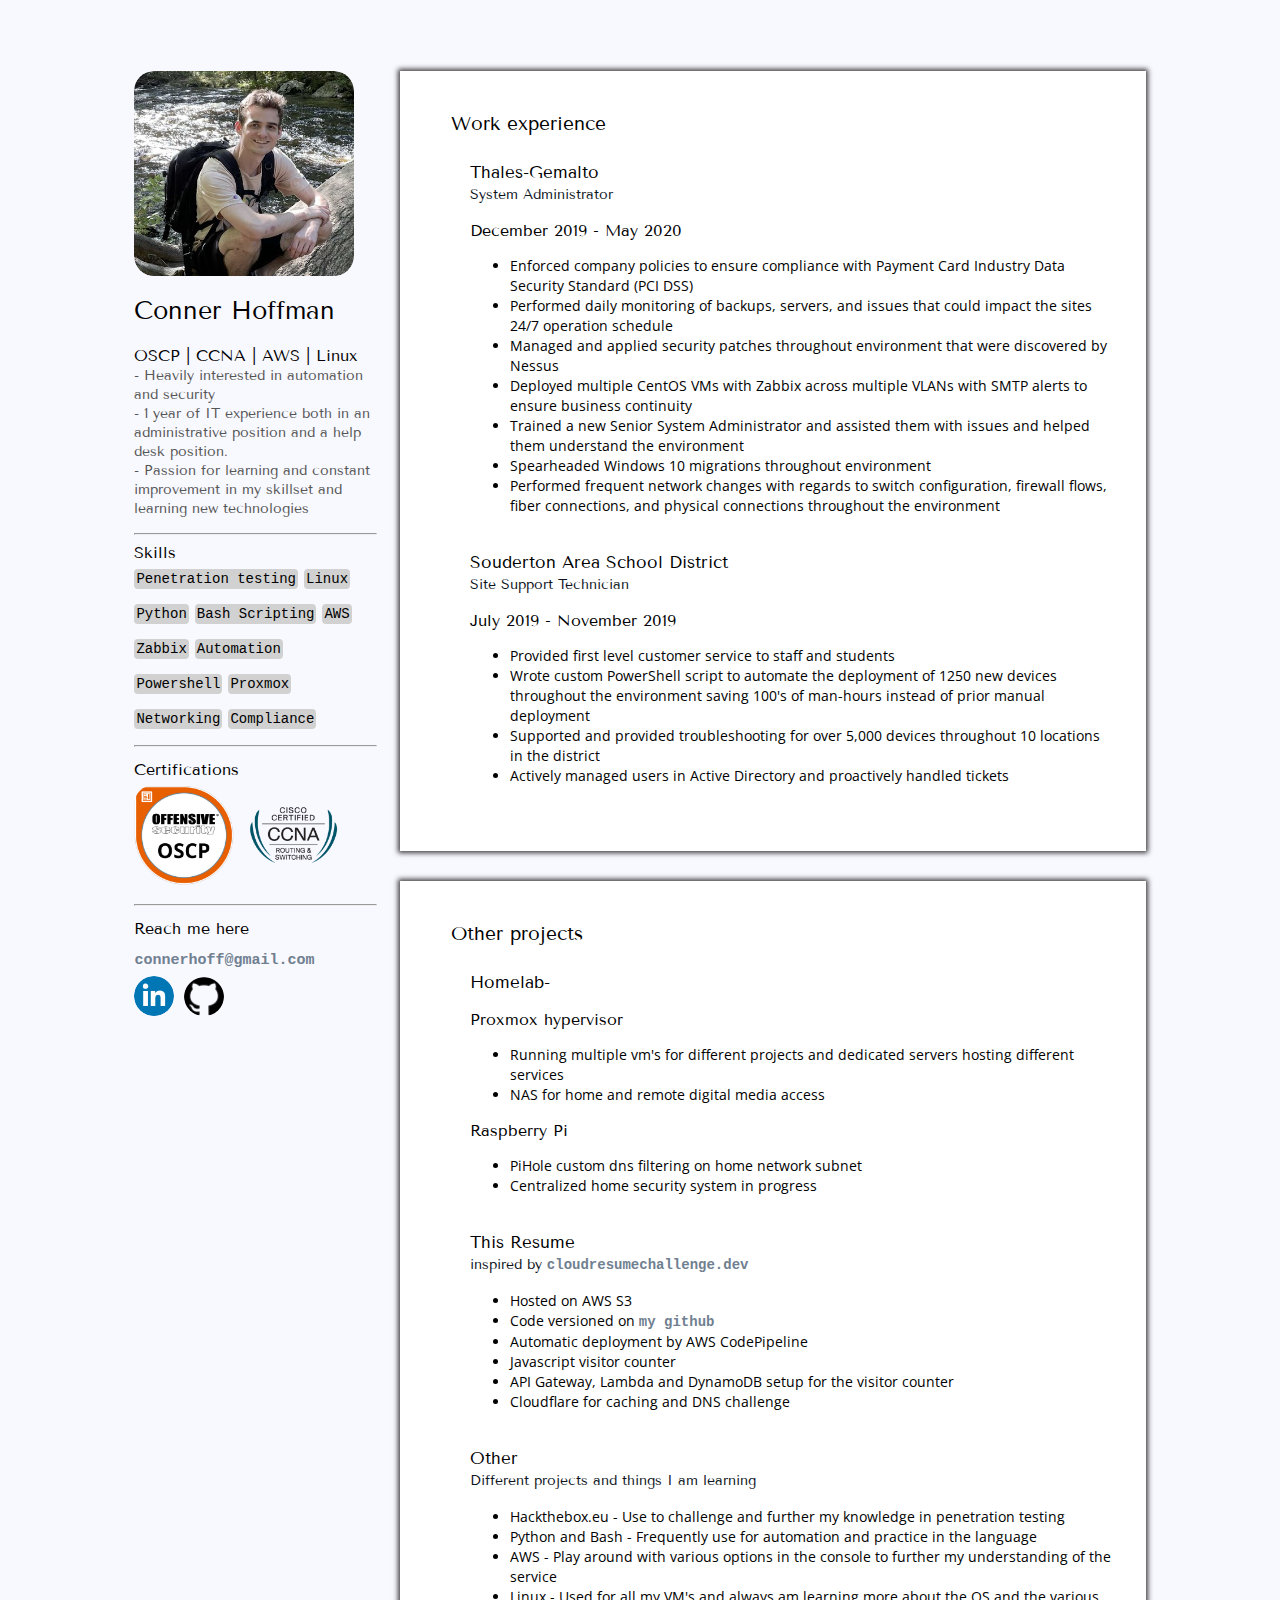
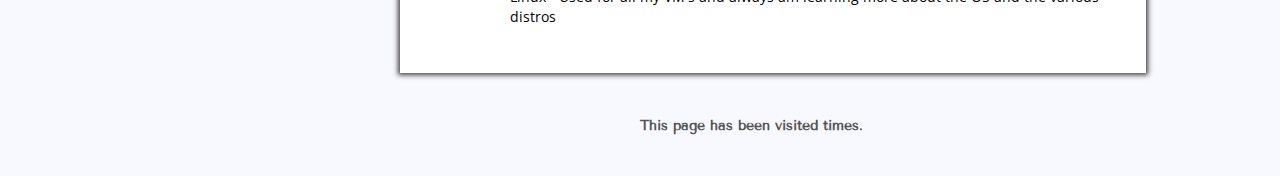
<file: index.html>
<!DOCTYPE html>
<html>

<head>
	<title>Conner Hoffman - Resume</title>
	<link rel="stylesheet" type="text/css" href="assets/css/style.css">
	<link rel="stylesheet" media="screen" href="https://fonts.googleapis.com/css2?family=Tenor+Sans&display=swap"
		type="text/css" />
	<link rel="stylesheet" href="https://fonts.googleapis.com/css2?family=Open+Sans:wght@300&display=swap"
		type="text/css" />
	<script src="https://ajax.googleapis.com/ajax/libs/jquery/3.5.1/jquery.min.js"></script>
</head>

<body>
	<div id="container">
		<div id="sidebar">
			<div id="image">
				<img id="profile-photo" src="assets/img/profile_picture.png" alt="Profile-Image">
			</div>
			<p id="name">Conner Hoffman<br></p>
			<p>OSCP | CCNA | AWS | Linux<br><span id="description">- Heavily interested in automation and security <br>- 1
					year of IT experience both in an administrative position and a help desk position.</br>- Passion for learning and constant
					improvement in my skillset and learning new technologies </span></p>
			<hr width="100%">
			<div id="skills">
				<p style="display:inline;">Skills</p><br>
				<p id="skill">Penetration testing</p>
				<p id="skill">Linux</p>
				<p id="skill">Python</p>
				<p id="skill">Bash Scripting</p>
				<p id="skill">AWS</p>
				<p id="skill">Zabbix</p>
				<p id="skill">Automation</p>
				<p id="skill">Powershell</p>
				<p id="skill">Proxmox</p>
				<p id="skill">Networking</p>
				<p id="skill">Compliance</p>
			</div>
			<hr width="100%">
			<div id="sidepanel-section-title">Certifications<br>
				<a href="https://www.credly.com/badges/dfedec8a-cac6-44c9-9656-1c4f833ad363" class="link" target="_blank">
					<img id="cert-thumbnail" src="assets/img/OSCP.png" alt="OSCP">
				</a>
				<a href="https://www.credly.com/badges/f9025bae-35cb-4310-a202-6b8b22f5be28" class="link" target="_blank">
					<img id="cert-thumbnail" src="assets/img/CCNA.png" alt="CCNA Routing & Switching">
				</a>
			</div>
			<hr width="100%">
			<div id="sidepanel-section-title">Reach me here<br>
				<a href="#" class="cryptedmail" data-email="connerhoff" data-domain="gmail" data-tld="com"
					onclick="window.location.href = 'mailto:' + this.dataset.email + '@' + this.dataset.domain + '.' + this.dataset.tld; return false;">
				</a>
			</div>
			<div id="sidepanel-section-title">
				<a href="https://www.linkedin.com/in/conner-hoffman-387059174/" class="link" target="_blank">
					<img id="social-thumbnail" src="assets/img/linkedin.png" alt="LinkedIn">
				</a>
				<a href="https://github.com/ConnerH6" class="link" target="_blank">
					<img id="social-thumbnail" src="assets/img/github.png" alt="Github">
				</a>
			</div>
		</div>
		<div id="info-pages">
			<div class="page">
				<p>&nbsp;&nbsp;&nbsp;Work experience</p>
				<ul>
					<p class="tag">Thales-Gemalto<br><span>System Administrator</span></p><span>December 2019 - May
						2020</span></span></p>
					<ul>
						<li>Enforced company policies to ensure compliance with Payment Card Industry Data Security Standard (PCI
							DSS)</li>
						<li>Performed daily monitoring of backups, servers, and issues that could impact the sites 24/7 operation
							schedule</li>
						<li>Managed and applied security patches throughout environment that were discovered by Nessus</li>
						<li>Deployed multiple CentOS VMs with Zabbix across multiple VLANs with SMTP alerts to ensure business
							continuity</li>
						<li>Trained a new Senior System Administrator and assisted them with issues and helped them understand the
							environment</li>
						<li>Spearheaded Windows 10 migrations throughout environment</li>
						<li>Performed frequent network changes with regards to switch configuration, firewall flows, fiber
							connections, and physical connections throughout the environment</li>
						<br>
					</ul>
					<p class="tag">Souderton Area School District<br><span>Site Support Technician</span></p><span>July 2019 -
						November 2019</span></span></p>
					<ul>
						<li>Provided first level customer service to staff and students</li>
						<li>Wrote custom PowerShell script to automate the deployment of 1250 new devices throughout the environment
							saving 100's of man-hours instead of prior manual deployment</li>
						<li>Supported and provided troubleshooting for over 5,000 devices throughout 10 locations in the district</li>
						<li>Actively managed users in Active Directory and proactively handled tickets</li>
						<br>
					</ul>
			</div>
			<div class="page">
				<p>&nbsp;&nbsp;&nbsp;Other projects</p>
				<ul>
					<p class="tag">Homelab-<br></p>
					<p>Proxmox hypervisor</p>
					<ul>
						<li>Running multiple vm's for different projects and dedicated servers hosting different services</li>
						<li>NAS for home and remote digital media access</li>
					</ul>
					<p>Raspberry Pi</p>
					<ul>
						<li>PiHole custom dns filtering on home network subnet</li>
						<li>Centralized home security system in progress</li>
					</ul>
					<br>

					<p class="tag">This Resume<br><span>inspired by <a href="https://cloudresumechallenge.dev" target="_blank"
								class="link">cloudresumechallenge.dev</a></p>
					<ul>
						<li>Hosted on AWS S3</li>
						<li>Code versioned on <a href="https://github.com/ConnerH6/Website_Portfolio" target="_blank"
								class="link">my github</a></li>
						<li>Automatic deployment by AWS CodePipeline</li>
						<li>Javascript visitor counter</li>
						<li>API Gateway, Lambda and DynamoDB setup for the visitor counter</li>
						<li>Cloudflare for caching and DNS challenge</li>
						<br>
					</ul>
					<p class="tag">Other<br><span>Different projects and things I am learning</span></p>
					<ul>
						<li>Hackthebox.eu - Use to challenge and further my knowledge in penetration testing</li>
						<li>Python and Bash - Frequently use for automation and practice in the language</li>
						<li>AWS - Play around with various options in the console to further my understanding of the service</li>
						<li>Linux - Used for all my VM's and always am learning more about the OS and the various distros</li>
					</ul>
				</ul>
			</div>
			<p class="counter">This page has been visited <a id="counting"></a> times.</p>
		</div>
	</div>
	<script type="text/javascript" src="assets/js/api_interface.js">defer</script>
</body>
</html>
</file>
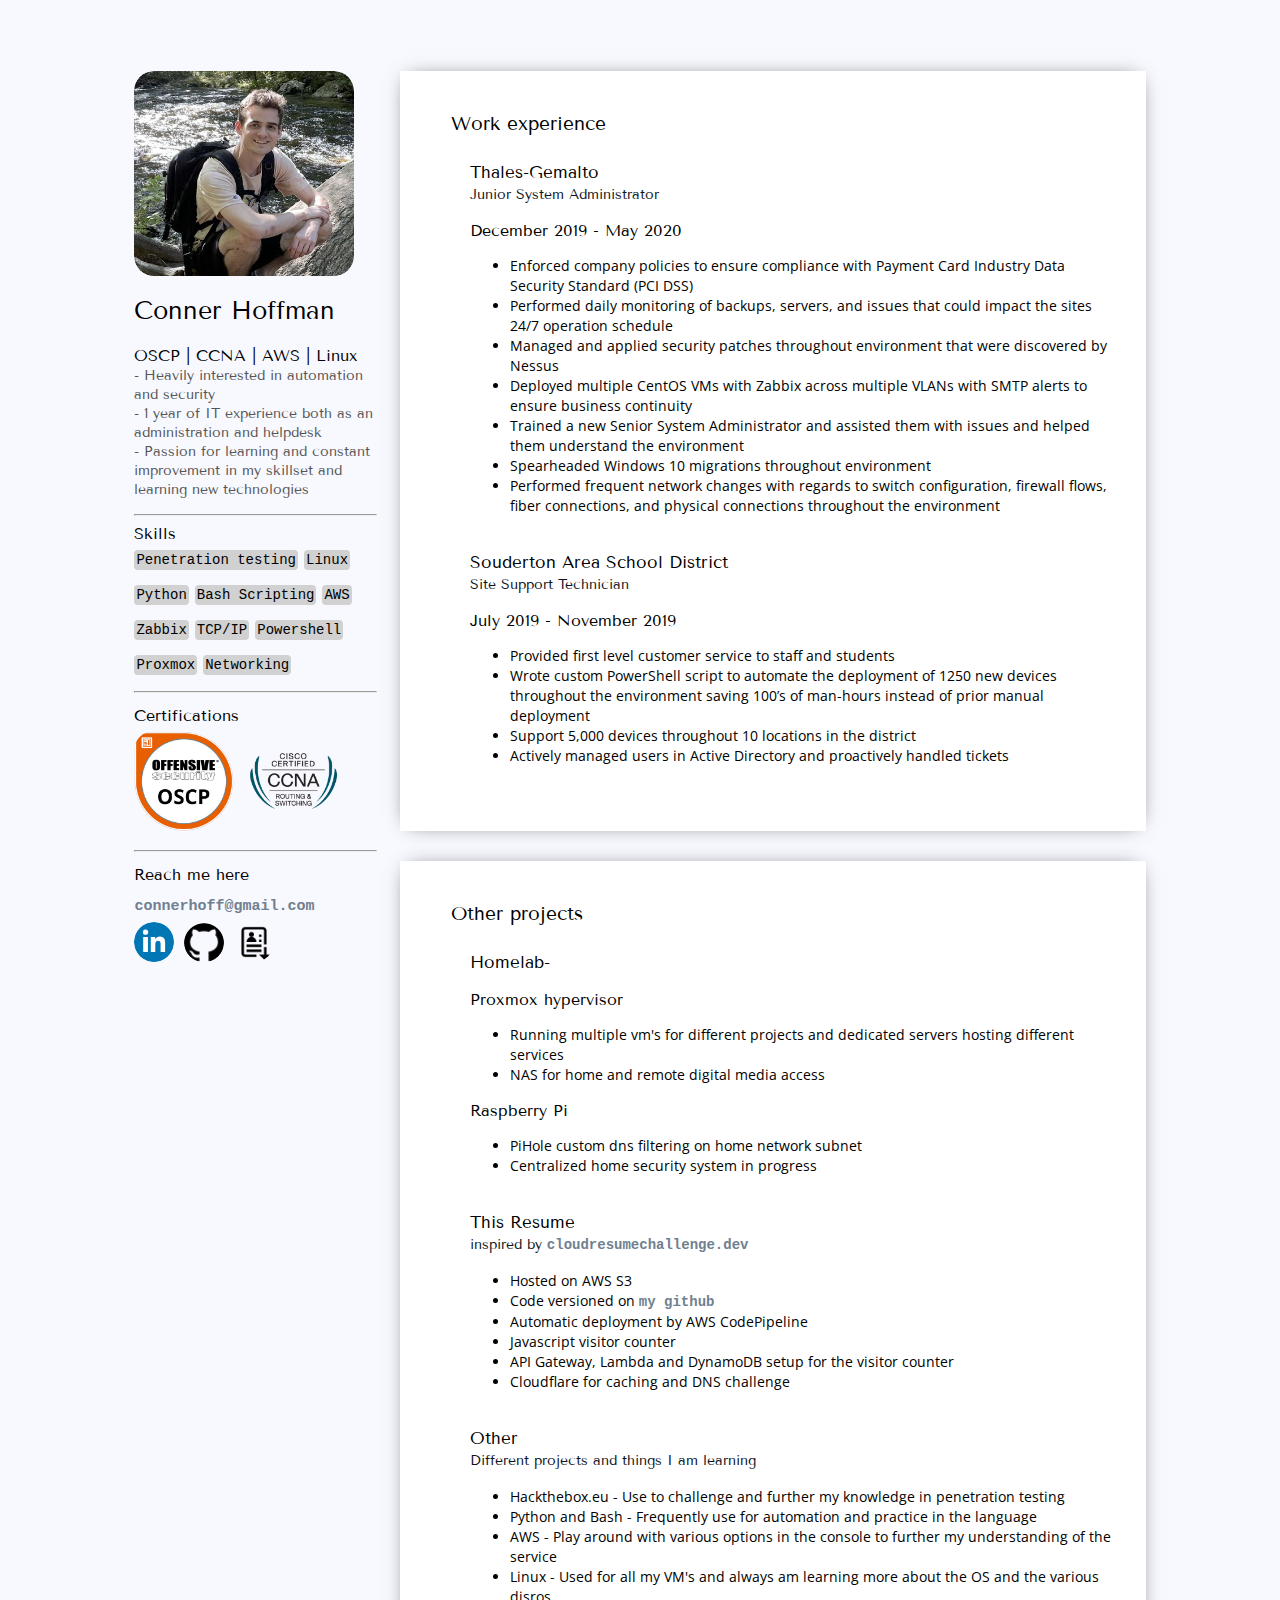
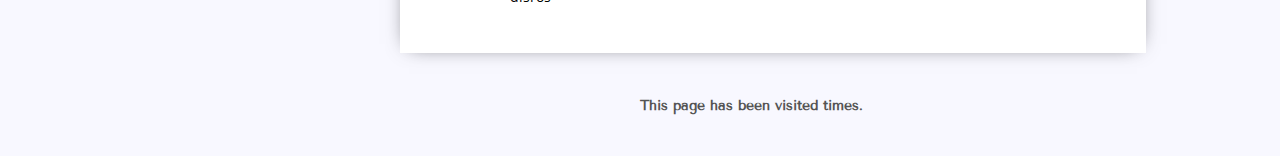
<file: WWW/index.html>
<!DOCTYPE html>
<html>

<head>
	<title>Conner Hoffman - Resume</title>
	<link rel="stylesheet" type="text/css" href="assets/css/style.css">
	<link rel="stylesheet" media="screen" href="https://fonts.googleapis.com/css2?family=Tenor+Sans&display=swap"
		type="text/css" />
	<link rel="stylesheet" href="https://fonts.googleapis.com/css2?family=Open+Sans:wght@300&display=swap"
		type="text/css" />
	<script type="text/javascript" src="assets/js/api.js" defer></script>
</head>

<body>
	<div id="container">
		<div id="sidebar">
			<div id="image">
				<img id="profile-photo" src="assets/img/profile_picture.png" alt="Profile-Image">
			</div>
			<p id="name">Conner Hoffman<br></p>
			<p>OSCP | CCNA | AWS | Linux<br><span id="description">- Heavily interested in automation and security <br>- 1
					year of IT experience both as an administration and helpdesk <br>- Passion for learning and constant
					improvement in my skillset and learning new technologies </span></p>
			<hr width="100%">
			<div id="skills">
				<p style="display:inline;">Skills</p><br>
				<p id="skill">Penetration testing</p>
				<p id="skill">Linux</p>
				<p id="skill">Python</p>
				<p id="skill">Bash Scripting</p>
				<p id="skill">AWS</p>
				<p id="skill">Zabbix</p>
				<p id="skill">TCP/IP</p>
				<p id="skill">Powershell</p>
				<p id="skill">Proxmox</p>
				<p id="skill">Networking</p>
			</div>
			<hr width="100%">
			<div id="sidepanel-section-title">Certifications<br>
				<a href="https://www.credly.com/badges/dfedec8a-cac6-44c9-9656-1c4f833ad363" class="link" target="_blank">
					<img id="cert-thumbnail" src="assets/img/OSCP.png" alt="OSCP">
				</a>
				<a href="https://www.credly.com/badges/f9025bae-35cb-4310-a202-6b8b22f5be28" class="link" target="_blank">
					<img id="cert-thumbnail" src="assets/img/CCNA.png" alt="CCNA Routing & Switching">
				</a>
			</div>
			<hr width="100%">
			<div id="sidepanel-section-title">Reach me here<br>
				<a href="#" class="cryptedmail" data-email="connerhoff" data-domain="gmail" data-tld="com"
					onclick="window.location.href = 'mailto:' + this.dataset.email + '@' + this.dataset.domain + '.' + this.dataset.tld; return false;">
				</a>
			</div>
			<div id="sidepanel-section-title">
				<a href="https://www.linkedin.com/in/conner-hoffman-387059174/" class="link" target="_blank">
					<img id="social-thumbnail" src="assets/img/linkedin.png" alt="LinkedIn">
				</a>
				<a href="https://github.com/ConnerH6" class="link" target="_blank">
					<img id="social-thumbnail" src="assets/img/github.png" alt="Github">
				</a>
				<a href="https://connerhoffman.com/resume.pdf/" class="link" target="_blank">
					<img id="social-thumbnail" src="assets/img/resume.png" alt="Resume">
				</a>
			</div>
		</div>
		<div id="info-pages">
			<div class="page">
				<p>&nbsp;&nbsp;&nbsp;Work experience</p>
				<ul>
					<p class="tag">Thales-Gemalto<br><span>Junior System Administrator</span></p><span>December 2019 - May
						2020</span></span></p>
					<ul>
						<li>Enforced company policies to ensure compliance with Payment Card Industry Data Security Standard (PCI
							DSS)</li>
						<li>Performed daily monitoring of backups, servers, and issues that could impact the sites 24/7 operation
							schedule</li>
						<li>Managed and applied security patches throughout environment that were discovered by Nessus</li>
						<li>Deployed multiple CentOS VMs with Zabbix across multiple VLANs with SMTP alerts to ensure business
							continuity</li>
						<li>Trained a new Senior System Administrator and assisted them with issues and helped them understand the
							environment</li>
						<li>Spearheaded Windows 10 migrations throughout environment</li>
						<li>Performed frequent network changes with regards to switch configuration, firewall flows, fiber
							connections, and physical connections throughout the environment</li>
						<br>
					</ul>
					<p class="tag">Souderton Area School District<br><span>Site Support Technician</span></p><span>July 2019 -
						November 2019</span></span></p>
					<ul>
						<li>Provided first level customer service to staff and students</li>
						<li>Wrote custom PowerShell script to automate the deployment of 1250 new devices throughout the environment
							saving 100’s of man-hours instead of prior manual deployment</li>
						<li>Support 5,000 devices throughout 10 locations in the district</li>
						<li>Actively managed users in Active Directory and proactively handled tickets</li>
						<br>
					</ul>
			</div>
			<div class="page">
				<p>&nbsp;&nbsp;&nbsp;Other projects</p>
				<ul>
					<p class="tag">Homelab-<br></p>
					<p>Proxmox hypervisor</p>
					<ul>
						<li>Running multiple vm's for different projects and dedicated servers hosting different services</li>
						<li>NAS for home and remote digital media access</li>
					</ul>
					<p>Raspberry Pi</p>
					<ul>
						<li>PiHole custom dns filtering on home network subnet</li>
						<li>Centralized home security system in progress</li>
					</ul>
					<br>

					<p class="tag">This Resume<br><span>inspired by <a href="https://cloudresumechallenge.dev" target="_blank"
								class="link">cloudresumechallenge.dev</a></p>
					<ul>
						<li>Hosted on AWS S3</li>
						<li>Code versioned on <a href="https://github.com/ConnerH6/Website_Portfolio" target="_blank"
								class="link">my github</a></li>
						<li>Automatic deployment by AWS CodePipeline</li>
						<li>Javascript visitor counter</li>
						<li>API Gateway, Lambda and DynamoDB setup for the visitor counter</li>
						<li>Cloudflare for caching and DNS challenge</li>
						<br>
					</ul>
					<p class="tag">Other<br><span>Different projects and things I am learning</span></p>
					<ul>
						<li>Hackthebox.eu - Use to challenge and further my knowledge in penetration testing</li>
						<li>Python and Bash - Frequently use for automation and practice in the language</li>
						<li>AWS - Play around with various options in the console to further my understanding of the service</li>
						<li>Linux - Used for all my VM's and always am learning more about the OS and the various disros</li>
					</ul>
				</ul>
			</div>
			<p class="counter">This page has been visited <a id="counting"></a> times.</p>
		</div>
	</div>
</body>

</html>
</file>
<file: assets/css/style.css>
html{
  font-family: 'Tenor Sans',sans-serif;
}
hr{
    background: grey;
}
body {
    background-color: #f8f8ff;
}
#container{
    position: relative;
    display: flex;
}
#sidebar{
    flex: 15%;
    display: block;
    position: relative;
    margin: 5% 2% 0 10%;
    width: 100%;
    height: 100%;
}
#info-pages{
    flex: 55%;
    display: block;
    margin-top: 5%;
    margin-right: 10%;
    width: 100%;
    height: 100%;
}
#image{
    position: relative;
    overflow: hidden;
}
#image,#profile-photo{
    position: relative;
    width: 220px;
    height: 205px;
    border-radius: 20px;
}
#name{
    font-size: 25px;
    line-height: 20px;
}
#description{
    color: #555;
    font-size: 14px;
}
.page > ul > li{
    padding: 0 0 0 15px;
    position: relative;
    display: inline-block;
    width: 100%;
}
.page{
    box-shadow: 0px 0px 5px 2px rgba(0, 0, 0, 0.75);
    overflow-x: hidden;
    margin-bottom: 30px;
    padding: 15px 30px 30px 30px;
    background-color: #fff;
}
.page > p{
    font-size: 19px;
    line-height: 2;
}
.page > ul{
    list-style-type: none;
}
.tag{
    font-size: 17px;
}
.tag span{
    font-size: 14px;
    color: #0e141e;
}
.tag span span{
    color: #738f93;
}
@media screen and (max-width:1090px){
    #sidebar{
        margin-left: 5%;
    }
}
@media screen and (max-width:850px){
    #container{
        display: block;
    }
    #sidebar{
        width: 90%;
    }
    .page{
        margin: 0 5%;
        margin-bottom: 30px;
    }
}
#skill {
  display:inline;
  font-family: "Courier New", Courier, monospace;
  font-size: 14px !important;
  background: #d1d1d1;
  padding: 2px;
  border-radius: 4px;
  line-height: 35px;
}
#skill:hover {
  background-color: #b8b8b8;
}
#skill-stronger {
  display:inline;
  font-family: "Courier New", Courier, monospace;
  font-size: 18px !important;
  background: #b8b8b8;
  padding: 3px;
  border-radius: 5px;
  line-height: 35px;
}
#skill-stronger:hover {
  background-color: #a3a3a3;
}
.cryptedmail:after {
  content: attr(data-email) "@" attr(data-domain) "." attr(data-tld);
}
.cryptedmail{
    font-size: 15px !important;
    font-weight: bold;
    color: #708090;
    text-decoration: none;
    font-family: 'Cutive Mono', Courier, monospace;
}
#sidepanel-section-title{
  line-height: 30px;
}
#social-thumbnail{
    position: relative;
    width: 40px;
    border-radius: 20px;
}
#cert-thumbnail{
    position: relative;
    width: 100px;
    border-radius: 20px;
}
.link{
  text-decoration: none;
  color: #708090;
  font-weight: bold;
  font-family: 'Cutive Mono', Courier, monospace;
}
ul > li{
  font-size: 14px;
  list-style-type: disc;
  line-height: 20px;
  font-family: 'Open Sans', sans-serif;
}

.counter{
  font-size: 14px;
  color: #545454;
  font-weight: bold;
  position: absolute;
  left: 50%;
  padding-bottom: 3em
}
</file>
<file: WWW/assets/css/style.css>
html{
  font-family: 'Tenor Sans',sans-serif;
}
hr{
    background: grey;
}
body {
    background-color: #f8f8ff;
}
#container{
    position: relative;
    display: flex;
}
#sidebar{
    flex: 15%;
    display: block;
    position: relative;
    margin: 5% 2% 0 10%;
    width: 100%;
    height: 100%;
}
#info-pages{
    flex: 55%;
    display: block;
    margin-top: 5%;
    margin-right: 10%;
    width: 100%;
    height: 100%;
}
#image{
    position: relative;
    overflow: hidden;
}
#image,#profile-photo{
    position: relative;
    width: 220px;
    height: 205px;
    border-radius: 20px;
}
#name{
    font-size: 25px;
    line-height: 20px;
}
#description{
    color: #555;
    font-size: 14px;
}
.page > ul > li{
    padding: 0 0 0 15px;
    position: relative;
    display: inline-block;
    width: 100%;
}
.page{
    box-shadow: 0px 0px 20px -9px rgba(0,0,0,0.75);
    overflow-x: hidden;
    margin-bottom: 30px;
    padding: 15px 30px 30px 30px;
    background-color: #fff;
}
.page > p{
    font-size: 19px;
    line-height: 2;
}
.page > ul{
    list-style-type: none;
}
.tag{
    font-size: 17px;
}
.tag span{
    font-size: 14px;
    color: #0e141e;
}
.tag span span{
    color: #738f93;
}
@media screen and (max-width:1090px){
    #sidebar{
        margin-left: 5%;
    }
}
@media screen and (max-width:850px){
    #container{
        display: block;
    }
    #sidebar{
        width: 90%;
    }
    .page{
        margin: 0 5%;
        margin-bottom: 30px;
    }
}
#skill {
  display:inline;
  font-family: "Courier New", Courier, monospace;
  font-size: 14px !important;
  background: #d1d1d1;
  padding: 2px;
  border-radius: 4px;
  line-height: 35px;
}
#skill:hover {
  background-color: #b8b8b8;
}
#skill-stronger {
  display:inline;
  font-family: "Courier New", Courier, monospace;
  font-size: 18px !important;
  background: #b8b8b8;
  padding: 3px;
  border-radius: 5px;
  line-height: 35px;
}
#skill-stronger:hover {
  background-color: #a3a3a3;
}
.cryptedmail:after {
  content: attr(data-email) "@" attr(data-domain) "." attr(data-tld);
}
.cryptedmail{
    font-size: 15px !important;
    font-weight: bold;
    color: #708090;
    text-decoration: none;
    font-family: 'Cutive Mono', Courier, monospace;
}
#sidepanel-section-title{
  line-height: 30px;
}
#social-thumbnail{
    position: relative;
    width: 40px;
    border-radius: 20px;
}
#cert-thumbnail{
    position: relative;
    width: 100px;
    border-radius: 20px;
}
.link{
  text-decoration: none;
  color: #708090;
  font-weight: bold;
  font-family: 'Cutive Mono', Courier, monospace;
}
ul > li{
  font-size: 14px;
  list-style-type: disc;
  line-height: 20px;
  font-family: 'Open Sans', sans-serif;
}

.counter{
  font-size: 14px;
  color: #545454;
  font-weight: bold;
  position: absolute;
  left: 50%;
  padding-bottom: 3em
}
</file>
